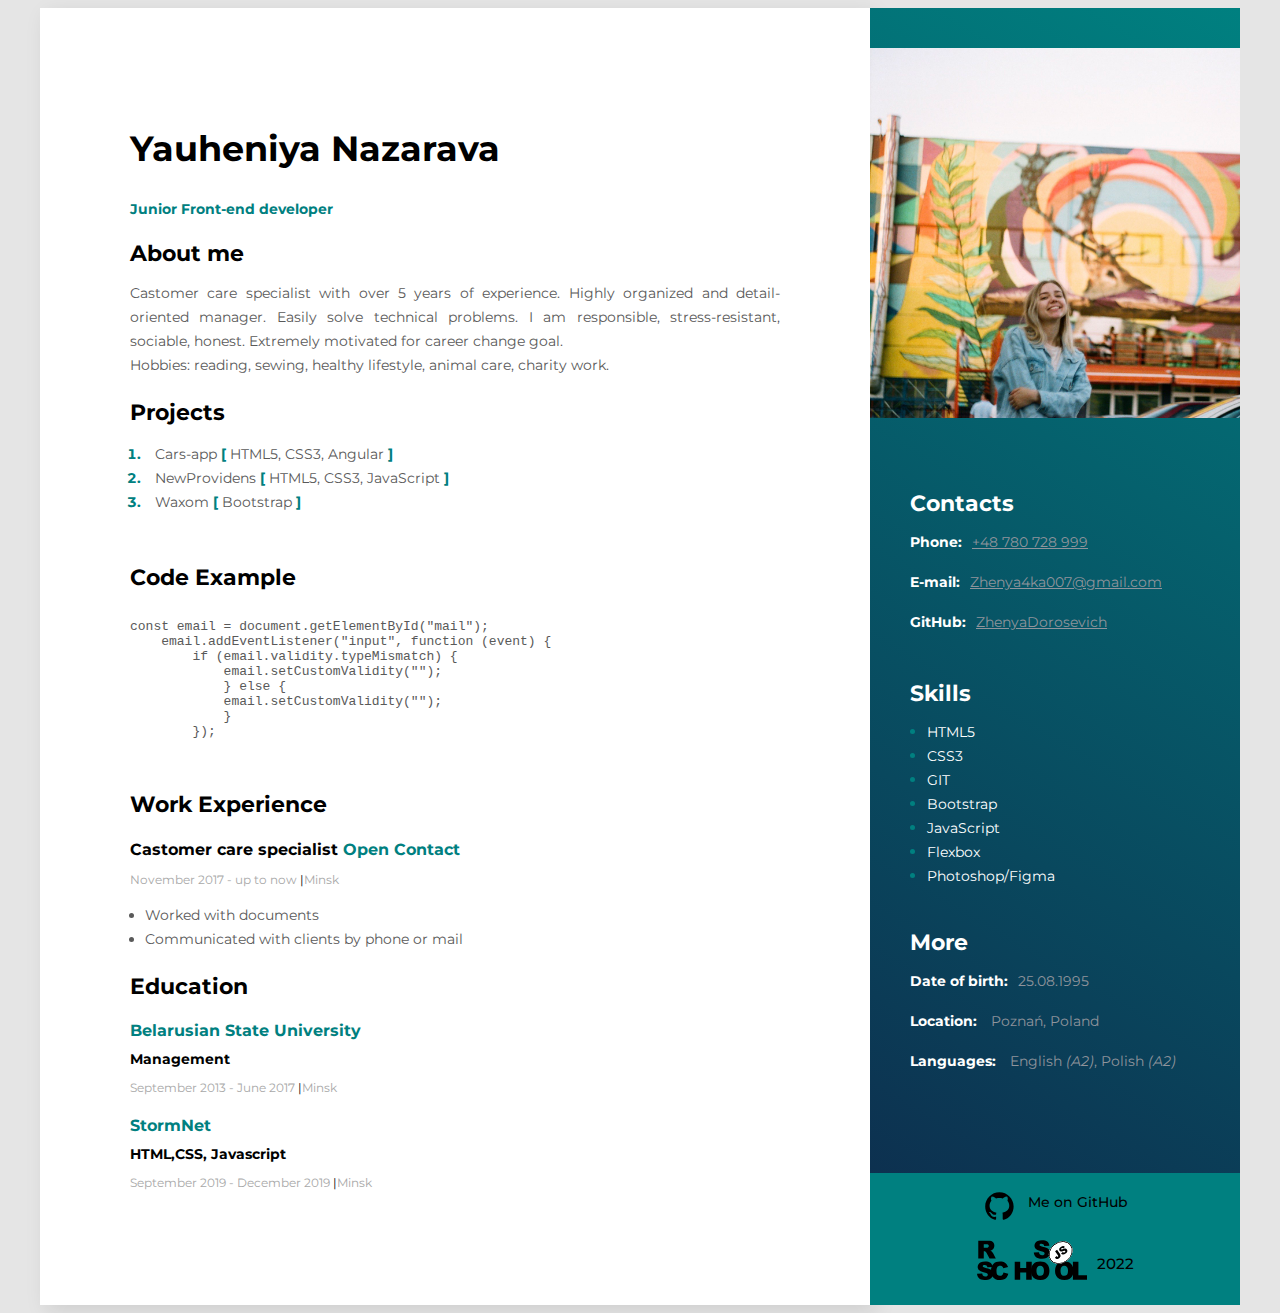
<file: index.html>
<!DOCTYPE html>
<html lang="en">
<head>
    <meta charset="UTF-8">
    <meta http-equiv="X-UA-Compatible" content="IE=edge">
    <meta name="viewport" content="width=device-width, initial-scale=1.0">
    <link rel="preconnect" href="https://fonts.googleapis.com">
<link rel="preconnect" href="https://fonts.gstatic.com" crossorigin>
<link href="https://fonts.googleapis.com/css2?family=Montserrat:wght@400;700&display=swap" rel="stylesheet">
    <link rel="stylesheet" href="styles/styles.css">
    <title>Resume</title>
</head>
<body>
<!--info-->
   <div class="info">
    <!--info content-->
   <div class="infocontent"> 
    <!--about user-->
    <header>       
        <h1 class="about-name">Yauheniya Nazarava</h1>
        <h2 class="about-position">Junior Front-end developer</h2>
        <h3 class="title">About me</h3>
        <p class="about-description">Castomer care specialist with over 5 years of experience. Highly organized and detail-oriented manager. Easily solve technical problems. I am responsible, stress-resistant, sociable, honest. Extremely motivated for career change goal.<br>
            Hobbies: reading, sewing, healthy lifestyle, animal care, charity work. </p>
    </header>
    <!--projects-->
    <main>
   <div class="projects">
    <h3 class="title">Projects</h3>
<ol class="projects-list">
    <li class="projects-item"> <span class="project"><a href="https://zhenyadorosevich.github.io/cars-app/" class="project-link">Cars-app</a><span class="project-bracket"> [ </span>HTML5, CSS3, Angular <span class="project-bracket"> ] </span> </span></li>
    <li class="projects-item"><span class="project"><a href="https://github.com/ZhenyaDorosevich/second-maket.git" class="project-link">NewProvidens</a><span class="project-bracket"> [ </span> HTML5, CSS3, JavaScript <span class="project-bracket"> ] </span></span></li>
    <li class="projects-item"><span class="project"><a href="https://github.com/ZhenyaDorosevich/maket-bootstrap.git" class="project-link">Waxom</a><span class="project-bracket"> [ </span> Bootstrap <span class="project-bracket"> ] </span></span></li>
</ol>
   </div>
   <div class="code">
    <h3 class="title">Code Example</h3>
    <pre>
        <code>
const email = document.getElementById("mail");
    email.addEventListener("input", function (event) {
        if (email.validity.typeMismatch) {
            email.setCustomValidity("");
            } else {
            email.setCustomValidity("");
            }
        }); 
        </code>
    </pre>
   </div>
   <!--work-->
   <div class="work">
    <h3 class="title">Work Experience</h3>
    <!--company -->
    <div>
        <h4 class="work-position">Castomer care specialist <span class ="organization" >Open Contact </span></h4>
        <p class="period">November 2017 - up to now   <span class="line">|</span>Minsk</p>
        <ul class="work-list">
<li class="work-list-item">Worked with documents</li>
<li class="work-list-item">Communicated with clients by phone or mail </li>
        </ul>
    </div>
    </div>
    <!--education-->
    <div class="education">
        <h3 class="title">Education</h3>
        <h4 class="universitet">Belarusian State University</h4>
        <h5 class="spec">Management</h5>
        <p class="period">September 2013 - June 2017   <span class="line">|</span>Minsk</p>
        <h4 class="universitet">StormNet</h4>
        <h5 class="spec">HTML,CSS, Javascript</h5>
        <p class="period">September 2019 - December 2019   <span class="line">|</span>Minsk</p>
    </div>
</main>
   </div>
   <!--sidebar-->
   <aside class="sidebar">
    <img src="img/iam.jpg" alt="my photo" class="photo">
    <!--contacts-->
    <div class="contacts">
        <h3 class="sidebar-title">Contacts</h3>
        <nav>
            <p> <span class="contact-type">Phone:</span><a href="tel:+48780728999" class="contact-link">+48 780 728 999</a> </p>
            <p> <span class="contact-type">E-mail:</span><a href="mailto:zhenya4ka007@gmail.com" class="contact-link">Zhenya4ka007@gmail.com</a> </p>
            <p> <span class="contact-type">GitHub:</span><a href="https://github.com/ZhenyaDorosevich" class="contact-link">ZhenyaDorosevich</a> </p>
        </nav>
    </div>
    <!--tech skills-->
    <div class="skills">
        <h3 class="sidebar-title">Skills</h3>
        <ul class="skills-list">
            <li class="skills-item"><span class="skills-text">HTML5</span></li>
            <li class="skills-item"><span class="skills-text">CSS3</span></li>
            <li class="skills-item"><span class="skills-text">GIT</span></li>
            <li class="skills-item"><span class="skills-text">Bootstrap</span></li>
            <li class="skills-item"><span class="skills-text">JavaScript</span></li>
            <li class="skills-item"><span class="skills-text">Flexbox</span></li>
            <li class="skills-item"><span class="skills-text">Photoshop/Figma</span></li>
        </ul>
        </div>
    <div class="more">
        <h3 class="sidebar-title">More</h3>
        <div>
            <p> <span class="contact-type">Date of birth:</span><span class="contact-link">25.08.1995</span></p>
            <p> <span class="contact-type">Location:</span> <span class="contact-link">Poznań, Poland </span></p>
            <p> <span class="contact-type">Languages:</span> <span class="contact-link">English <i>(A2)</i>, Polish <i>(A2)</i> </span></p>
        </div>
    </div>
    <footer>
        <div class="all">
        <div class="git">
        <a href="https://github.com/ZhenyaDorosevich"><img src="img/logo1.svg" alt="logo"> </a>
        <a href="https://github.com/ZhenyaDorosevich" class="contact-link">Me on GitHub</a>
    </div>
        <div class="rs">
    <a href="https://rs.school/js/"><img src="img/rs.svg" alt="rsschool"></a>
    <p>2022</p>
    </div>
    </div>
    </footer>
   </aside>
   </div>
</body>
</html>
</file>
<file: styles/styles.css>
body{
    font-family: 'Montserrat', sans-serif;
    background-color: #E5E5E5;
}
/*info-styles*/
.info{
    display: flex;
    flex-direction: initial;
    width: 1200px;
    margin: 0 auto;
}
.infocontent{
    background-color: #FFFFFF;
    box-shadow: 6px 6px 20px rgba(0, 0, 0, 0.1);
    padding:90px;
}
/*about-styles*/
.about-position{
    font-style: normal;
    font-weight: 700;
    font-size: 14px;
    line-height: 17px;
    color: #008080;
    margin-bottom: 20px;
}
.about-name{
    font-style: normal;
    font-weight: 700;
    font-size: 35px;
    line-height: 55px;
    color: #000000;
    margin-bottom: 25px;
}
.about-description{
    font-family: 'Montserrat';
font-style: normal;
font-weight: 400;
font-size: 14px;
line-height: 24px;
color: #595959;
width: 650px;
text-align: justify;
}
/*project-styles*/
.projects{
    margin-bottom: 50px;
}
.title{
    font-style: normal;
    font-weight: 700;
    font-size: 22px;
    line-height: 27px;
    color: #000000;
    margin-bottom: 10px;
}
.projects-list{
    padding: 0;
    margin-left:15px;
}
.projects-item{
    font-style: normal;
font-weight: 700;
font-size: 14px;
line-height: 24px;
color: #008080;
}
.project, .project-link{
    font-style: normal;
font-weight: 400;
font-size: 14px;
line-height: 24px;
color: #595959;
text-decoration:none;
}
.project-link{
    margin-left: 10px;
}
.project-bracket{
    font-style: normal;
font-weight: 700;
font-size: 14px;
line-height: 24px;
color: #008080;
}

.code{
    color: #595959;
}
/*work-styles*/
.work-position{
    font-style: normal;
    font-weight: 700;
    font-size: 16px;
    line-height: 20px;
color: #000000;
margin-bottom: 10px;
}
.organization{
    font-style: normal;
    font-weight: 700;
    font-size: 16px;
    line-height: 20px;
    color: 	#008080;
}
.period{
    font-style: normal;
font-weight: 400;
font-size: 12px;
line-height: 15px;
color: #A8A8A8;
margin-bottom: 10px;
}
.line{
    font-style: normal;
font-weight: 400;
font-size: 12px;
line-height: 15px;
color: #000000;
}
.work-list{
    padding: 0;
    margin-left: 15px;
}
.work-list-item{
    font-style: normal;
    font-weight: 400;
    font-size: 14px;
    line-height: 24px;
    color: #595959;
}
/*education*/
.universitet{
    font-style: normal;
font-weight: 700;
font-size: 16px;
line-height: 20px;
color: 	#008080;
margin-bottom: 10px;
}
.spec{
    font-style: normal;
font-weight: 700;
font-size: 14px;
line-height: 17px;
color: #000000;
margin: 10px 0;
}
/*sidebar-styles*/
.sidebar{
    background: linear-gradient(30deg, #0E294B, #008080);

padding-top:40px ;
width: 370px;
}
.sidebar-title{
    color:#FFFFFF;
    font-style: normal;
    font-weight: bold;
    font-size: 22px;
    line-height: 20px;
    margin-bottom: 10px;
}
.photo{
    width: 370px;
    margin-bottom: 50px;
}
.contacts, .skills, .more{
    margin-left: 40px;
}
.contacts{
    margin-bottom: 50px;
}
.contact-type{
    font-style: normal;
    font-weight: bold;
    font-size: 14px;
    line-height: 24px;
    color:#FFFFFF;
    margin-right: 10px;
}
.contact-link{
    font-style: normal;
    font-weight: normal;
    font-size: 14px;
    line-height: 24px;
    color:#8F949C;
}
.skills{
    margin-bottom: 45px;
}
.skills-list{
    color: #FFFFFF;
    padding: 0 ;
    margin-left: 17px;
}
.skills-item{
color:	#008080;
}
.skills-text{
color:#FFFFFF;
font-style: normal;
font-weight: 400;
font-size: 14px;
line-height: 24px;
}
.git {
    display: flex;
    justify-content: center;
}
.git a{
    text-decoration: none;
    color:#000000;
    font-weight: 500;
}
.git img{
    max-width: 35px;
    margin-right: 10px;
}
.rs{
    display: flex;
    justify-content: center;
    margin-top: 10px;
}
.rs img{
    width: 110px;
    margin-right: 10px;
}
.rs p{
    font-size: 15px;
    color:#000000;
    font-weight: 500;
}
.all{
    margin-top:100px;
    background-color: 	#008080;
padding: 17px 0;
}
</file>
